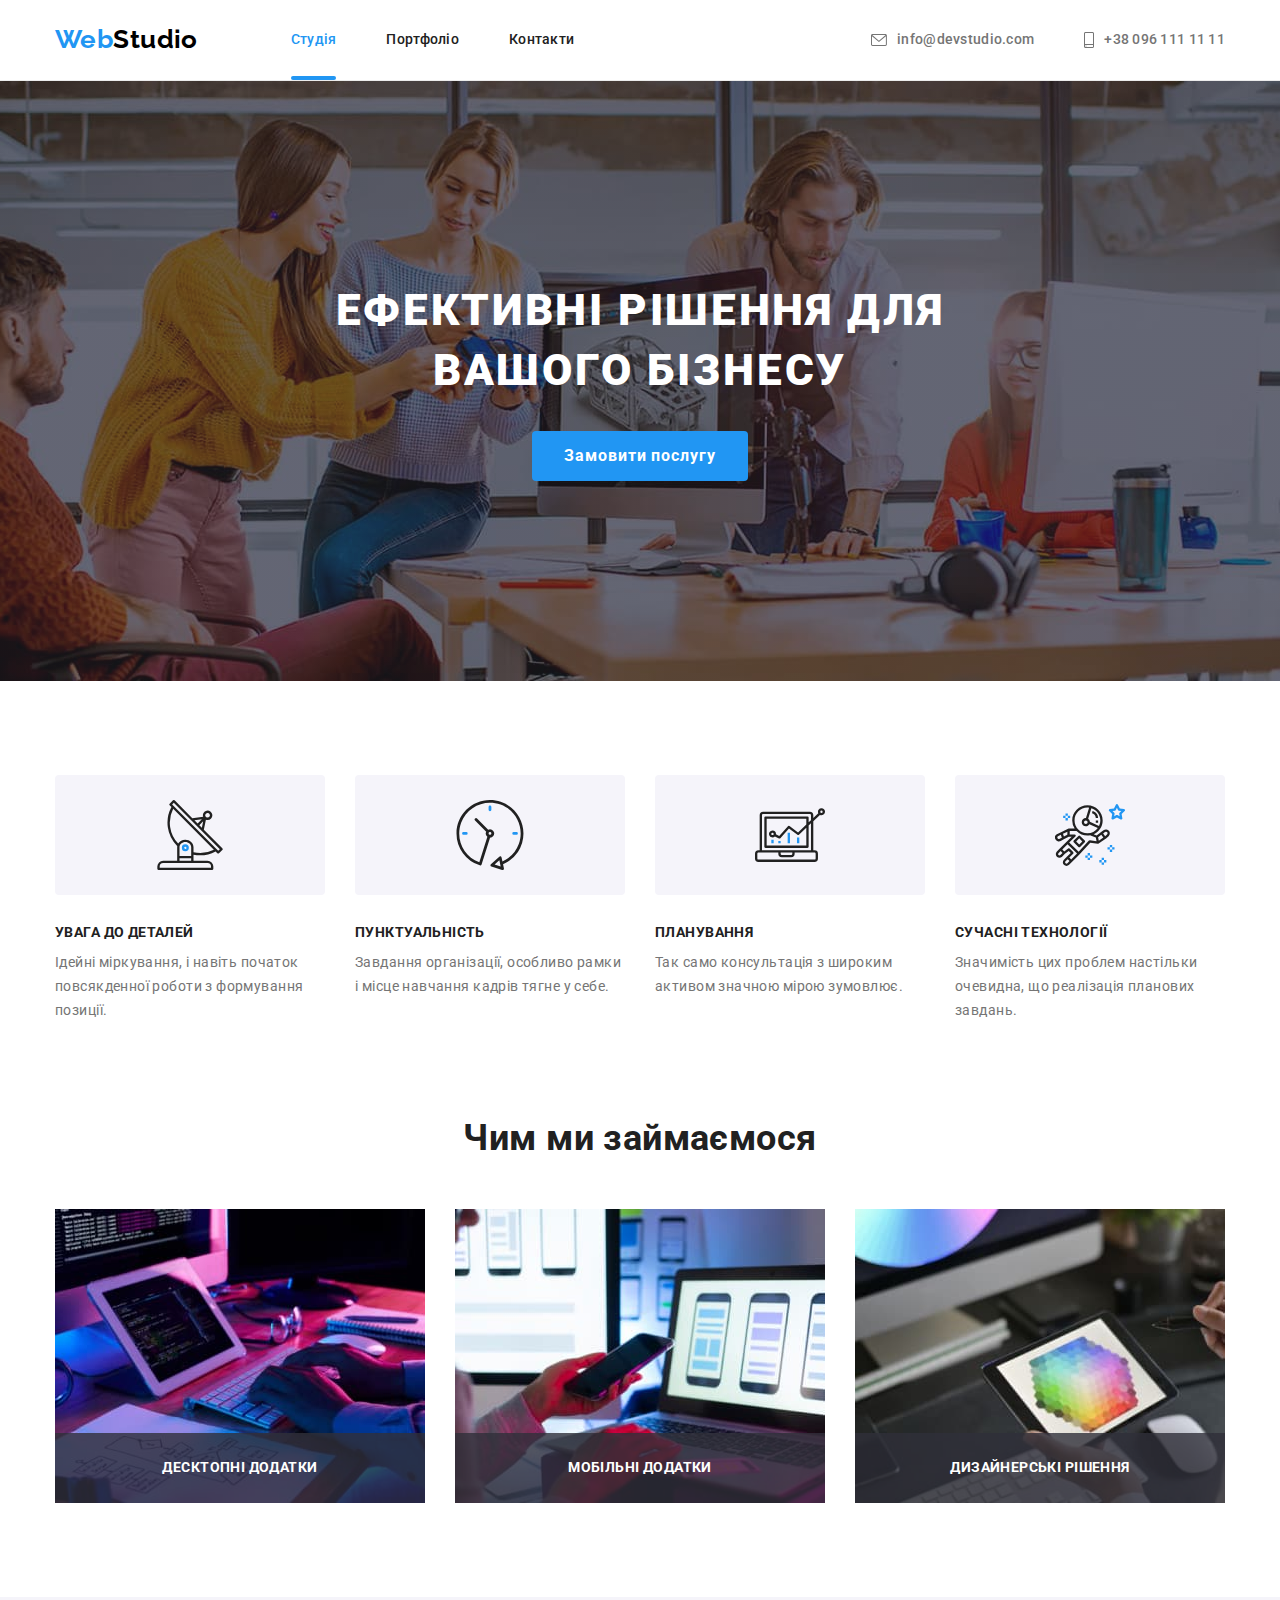
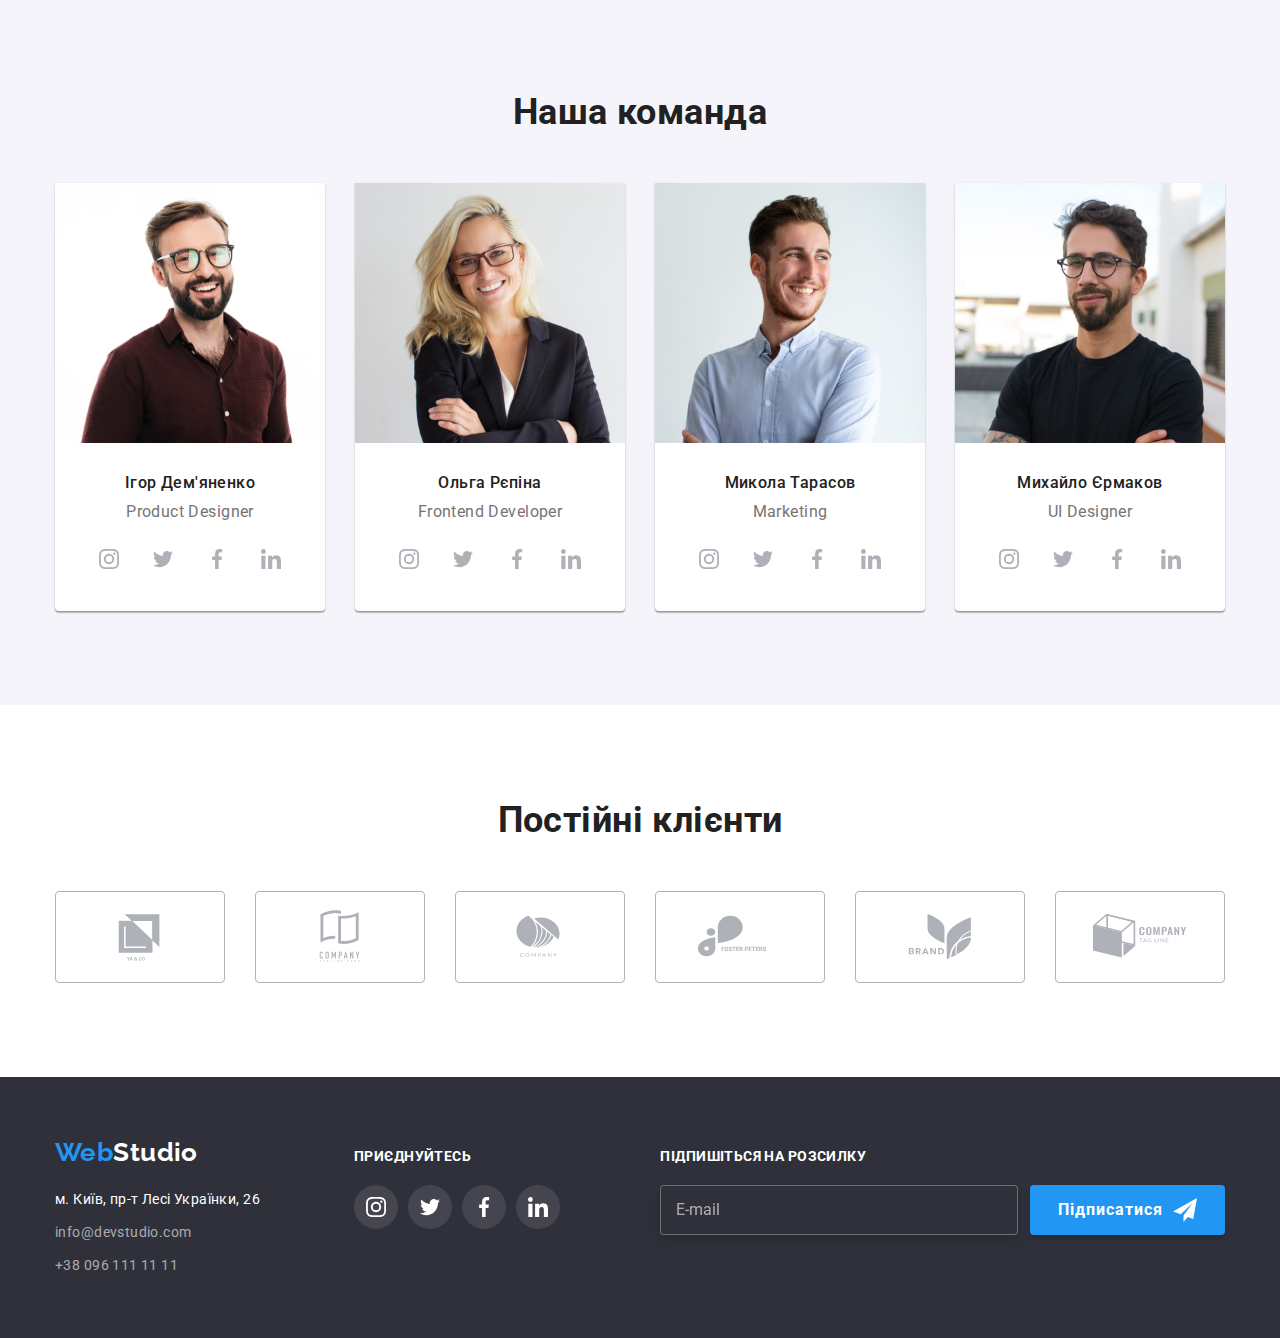
<file: index.html>
<!DOCTYPE html>
<html lang="uk">
  <head>
    <meta charset="UTF-8" />
    <meta http-equiv="X-UA-Compatible" content="IE=edge" />
    <meta name="viewport" content="width=device-width, initial-scale=1.0" />
    <title>goit-markup-hw-06</title>
    <link
      href="https://fonts.googleapis.com/css2?family=Raleway:wght@700&family=Roboto:wght@400;500;700;900&display=swap"
      rel="stylesheet"
    />
    <link
      rel="stylesheet"
      href="https://cdnjs.cloudflare.com/ajax/libs/modern-normalize/1.1.0/modern-normalize.min.css"
    />
    <link rel="stylesheet" href="./css/styles.css" />
  </head>
  <body>
    <!-- Шапка сайту -->
    <header class="header">
      <div class="container">
        <nav class="navigation">
          <a href="./index.html" class="logo link" lang="en"><span>Web</span>Studio</a>
          <ul class="site-nav list">
            <li class="item"><a href="./index.html" class="link current">Студія</a></li>
            <li class="item"><a href="./portfolio.html" class="link">Портфоліо</a></li>
            <li class="item"><a href="" class="link">Контакти</a></li>
          </ul>
        </nav>
        <ul class="header-contacts list">
          <li class="item">
            <a href="mailto:info@devstudio.com" class="link">
              <svg class="icon-envelope" width="16" height="12">
                <use href="./images/icons.svg#icon-envelope"></use>
              </svg>
              info@devstudio.com</a
            >
          </li>
          <li class="item">
            <a href="tel:+380961111111" class="link">
              <svg class="icon-smartphone" width="10" height="16">
                <use href="./images/icons.svg#icon-smartphone"></use>
              </svg>
              +38 096 111 11 11</a
            >
          </li>
        </ul>
      </div>
    </header>
    <!-- Основний контент -->
    <main>
      <!-- Блок герой -->
      <section class="hero overlay">
        <div class="container">
          <h1 class="hero-title">Ефективні рішення для вашого бізнесу</h1>
          <button type="button" class="hero-btn" data-modal-open>Замовити послугу</button>
          <div class="backdrop is-hidden" data-modal>
            <div class="modal">
              <button type="button" class="btn" data-modal-close>
                <svg class="icon-close" width="11" height="11">
                  <use href="./images/icons.svg#icon-close"></use>
                </svg>
              </button>
              <div class="form-title">
                <strong class="text">Залиште свої дані, ми вам передзвонимо</strong>
              </div>
              <form class="modal-form">
                <label class="form-field">
                  <span class="label">Ім'я</span>
                  <svg class="icon" width="18" height="18">
                    <use href="./images/icons.svg#icon-person-black"></use>
                  </svg>
                  <input class="input" type="text" name="name" />
                </label>
                <label class="form-field">
                  <span class="label">Телефон</span>
                  <svg class="icon" width="18" height="18">
                    <use href="./images/icons.svg#icon-phone-black"></use>
                  </svg>
                  <input class="input" type="tel" name="tel" />
                </label>
                <label class="form-field">
                  <span class="label">Пошта</span>
                  <svg class="icon" width="18" height="18">
                    <use href="./images/icons.svg#icon-email-black"></use>
                  </svg>
                  <input class="input" type="email" name="email" />
                </label>
                <label class="form-field">
                  <span class="label">Коментар</span>
                  <textarea class="textarea" name="comment" placeholder="Введіть текст"></textarea>
                </label>
                <label class="checkbox-label">
                  <input class="checkbox" type="checkbox" name="checkbox" value="accept" />
                  <span class="custom-checkbox">
                    <svg class="icon-check" width="16" height="15">
                      <use href="./images/icons.svg#icon-check"></use>
                    </svg>
                  </span>
                  <span class="text">Погоджуюся з розсилкою та приймаю </span>
                  <a href="" class="link"> Умови договору</a>
                </label>
                <button class="send-btn" type="submit">Відправити</button>
              </form>
            </div>
          </div>
        </div>
      </section>
      <!-- Особливості -->
      <section class="section feature">
        <div class="container feature">
          <h2 class="visually-hidden">Наші сильні сторони</h2>
          <ul class="feature-list list">
            <li class="item">
              <div class="card-pic">
                <svg class="icon-antenna" width="70" height="70">
                  <use href="./images/icons.svg#icon-antenna"></use>
                </svg>
              </div>
              <h3 class="title">Увага до деталей</h3>
              <p>Ідейні міркування, і навіть початок повсякденної роботи з формування позиції.</p>
            </li>
            <li class="item">
              <div class="card-pic">
                <svg class="icon-clock" width="70" height="70">
                  <use href="./images/icons.svg#icon-clock"></use>
                </svg>
              </div>
              <h3 class="title">Пунктуальність</h3>
              <p>Завдання організації, особливо рамки і місце навчання кадрів тягне у себе.</p>
            </li>
            <li class="item">
              <div class="card-pic">
                <svg class="icon-diagram" width="70" height="70">
                  <use href="./images/icons.svg#icon-diagram"></use>
                </svg>
              </div>
              <h3 class="title">Планування</h3>
              <p>Так само консультація з широким активом значною мірою зумовлює.</p>
            </li>
            <li class="item">
              <div class="card-pic">
                <svg class="icon-astronaut" width="70" height="70">
                  <use href="./images/icons.svg#icon-astronaut"></use>
                </svg>
              </div>
              <h3 class="title">Сучасні технології</h3>
              <p>Значимість цих проблем настільки очевидна, що реалізація планових завдань.</p>
            </li>
          </ul>
        </div>
      </section>
      <!-- Чим ми займаємось -->
      <section class="section about">
        <div class="container">
          <h2 class="section-title">Чим ми займаємося</h2>
          <ul class="list">
            <li class="item">
              <img
                src="./images/box1.jpg"
                alt="Робоче місце веб-розробника"
                width="370"
                height="294"
                class="img"
              />
              <div class="img-description">
                <p class="text">Десктопні додатки</p>
              </div>
            </li>
            <li class="item">
              <img
                src="./images/box2.jpg"
                alt="Макети розмітки сайту для мобільних телефонів на екрані ноутбука"
                width="370"
                height="294"
                class="img"
              />
              <div class="img-description">
                <p class="text">Мобільні додатки</p>
              </div>
            </li>
            <li class="item">
              <img
                src="./images/box3.jpg"
                alt="Палітра кольорів на екрані планшету"
                width="370"
                height="294"
                class="img"
              />
              <div class="img-description">
                <p class="text">Дизайнерські рішення</p>
              </div>
            </li>
          </ul>
        </div>
      </section>
      <!-- Наша команда -->
      <section class="section team">
        <div class="container">
          <h2 class="section-title">Наша команда</h2>
          <ul class="cards list">
            <li class="item">
              <img
                src="./images/card1.jpg"
                alt="Фото чоловіка"
                width="270"
                height="260"
                class="avatar"
              />
              <div class="box">
                <h3 class="title">Ігор Дем'яненко</h3>
                <p class="text" lang="en">Product Designer</p>
                <ul class="social-list list">
                  <li class="item">
                    <a
                      href="https://www.instagram.com/"
                      class="link"
                      target="_blank"
                      rel="noopener noreferrer nofollow"
                    >
                      <svg width="20" height="20">
                        <use href="./images/icons.svg#icon-instagram"></use>
                      </svg>
                    </a>
                  </li>
                  <li class="item">
                    <a
                      href="https://twitter.com/"
                      class="link"
                      target="_blank"
                      rel="noopener noreferrer nofollow"
                    >
                      <svg width="20" height="20">
                        <use href="./images/icons.svg#icon-twitter"></use>
                      </svg>
                    </a>
                  </li>
                  <li class="item">
                    <a
                      href="https://www.facebook.com/"
                      class="link"
                      target="_blank"
                      rel="noopener noreferrer nofollow"
                    >
                      <svg width="20" height="20">
                        <use href="./images/icons.svg#icon-facebook"></use>
                      </svg>
                    </a>
                  </li>
                  <li class="item">
                    <a
                      href="https://www.linkedin.com/"
                      class="link"
                      target="_blank"
                      rel="noopener noreferrer nofollow"
                    >
                      <svg width="20" height="20">
                        <use href="./images/icons.svg#icon-linkedin"></use>
                      </svg>
                    </a>
                  </li>
                </ul>
              </div>
            </li>
            <li class="item">
              <img
                src="./images/card2.jpg"
                alt="Фото жінки"
                width="270"
                height="260"
                class="avatar"
              />
              <div class="box">
                <h3 class="title">Ольга Рєпіна</h3>
                <p class="text" lang="en">Frontend Developer</p>
                <ul class="social-list list">
                  <li class="item">
                    <a
                      href="https://www.instagram.com/"
                      class="link"
                      target="_blank"
                      rel="noopener noreferrer nofollow"
                    >
                      <svg width="20" height="20">
                        <use href="./images/icons.svg#icon-instagram"></use>
                      </svg>
                    </a>
                  </li>
                  <li class="item">
                    <a
                      href="https://twitter.com/"
                      class="link"
                      target="_blank"
                      rel="noopener noreferrer nofollow"
                    >
                      <svg width="20" height="20">
                        <use href="./images/icons.svg#icon-twitter"></use>
                      </svg>
                    </a>
                  </li>
                  <li class="item">
                    <a
                      href="https://www.facebook.com/"
                      class="link"
                      target="_blank"
                      rel="noopener noreferrer nofollow"
                    >
                      <svg width="20" height="20">
                        <use href="./images/icons.svg#icon-facebook"></use>
                      </svg>
                    </a>
                  </li>
                  <li class="item">
                    <a
                      href="https://www.linkedin.com/"
                      class="link"
                      target="_blank"
                      rel="noopener noreferrer nofollow"
                    >
                      <svg width="20" height="20">
                        <use href="./images/icons.svg#icon-linkedin"></use>
                      </svg>
                    </a>
                  </li>
                </ul>
              </div>
            </li>
            <li class="item">
              <img
                src="./images/card3.jpg"
                alt="Фото чоловіка"
                width="270"
                height="260"
                class="avatar"
              />
              <div class="box">
                <h3 class="title">Микола Тарасов</h3>
                <p class="text" lang="en">Marketing</p>
                <ul class="social-list list">
                  <li class="item">
                    <a
                      href="https://www.instagram.com/"
                      class="link"
                      target="_blank"
                      rel="noopener noreferrer nofollow"
                    >
                      <svg width="20" height="20">
                        <use href="./images/icons.svg#icon-instagram"></use>
                      </svg>
                    </a>
                  </li>
                  <li class="item">
                    <a
                      href="https://twitter.com/"
                      class="link"
                      target="_blank"
                      rel="noopener noreferrer nofollow"
                    >
                      <svg width="20" height="20">
                        <use href="./images/icons.svg#icon-twitter"></use>
                      </svg>
                    </a>
                  </li>
                  <li class="item">
                    <a
                      href="https://www.facebook.com/"
                      class="link"
                      target="_blank"
                      rel="noopener noreferrer nofollow"
                    >
                      <svg width="20" height="20">
                        <use href="./images/icons.svg#icon-facebook"></use>
                      </svg>
                    </a>
                  </li>
                  <li class="item">
                    <a
                      href="https://www.linkedin.com/"
                      class="link"
                      target="_blank"
                      rel="noopener noreferrer nofollow"
                    >
                      <svg width="20" height="20">
                        <use href="./images/icons.svg#icon-linkedin"></use>
                      </svg>
                    </a>
                  </li>
                </ul>
              </div>
            </li>
            <li class="item">
              <img
                src="./images/card4.jpg"
                alt="Фото чоловіка"
                width="270"
                height="260"
                class="avatar"
              />
              <div class="box">
                <h3 class="title">Михайло Єрмаков</h3>
                <p class="text" lang="en">UI Designer</p>
                <ul class="social-list list">
                  <li class="item">
                    <a
                      href="https://www.instagram.com/"
                      class="link"
                      target="_blank"
                      rel="noopener noreferrer nofollow"
                    >
                      <svg width="20" height="20">
                        <use href="./images/icons.svg#icon-instagram"></use>
                      </svg>
                    </a>
                  </li>
                  <li class="item">
                    <a
                      href="https://twitter.com/"
                      class="link"
                      target="_blank"
                      rel="noopener noreferrer nofollow"
                    >
                      <svg width="20" height="20">
                        <use href="./images/icons.svg#icon-twitter"></use>
                      </svg>
                    </a>
                  </li>
                  <li class="item">
                    <a
                      href="https://www.facebook.com/"
                      class="link"
                      target="_blank"
                      rel="noopener noreferrer nofollow"
                    >
                      <svg width="20" height="20">
                        <use href="./images/icons.svg#icon-facebook"></use>
                      </svg>
                    </a>
                  </li>
                  <li class="item">
                    <a
                      href="https://www.linkedin.com/"
                      class="link"
                      target="_blank"
                      rel="noopener noreferrer nofollow"
                    >
                      <svg width="20" height="20">
                        <use href="./images/icons.svg#icon-linkedin"></use>
                      </svg>
                    </a>
                  </li>
                </ul>
              </div>
            </li>
          </ul>
        </div>
      </section>
      <!-- Постійні клієнти -->
      <section class="clients section">
        <div class="container">
          <h2 class="section-title">Постійні клієнти</h2>
          <ul class="clients-list list">
            <li>
              <a href="" class="link"
                ><svg width="106" height="60">
                  <use href="./images/icons.svg#icon-logo1"></use>
                </svg>
              </a>
            </li>
            <li>
              <a href="" class="link"
                ><svg width="106" height="60">
                  <use href="./images/icons.svg#icon-logo2"></use>
                </svg>
              </a>
            </li>
            <li>
              <a href="" class="link"
                ><svg width="106" height="60">
                  <use href="./images/icons.svg#icon-logo3"></use>
                </svg>
              </a>
            </li>
            <li>
              <a href="" class="link"
                ><svg width="106" height="60">
                  <use href="./images/icons.svg#icon-logo4"></use>
                </svg>
              </a>
            </li>
            <li>
              <a href="" class="link"
                ><svg width="106" height="60">
                  <use href="./images/icons.svg#icon-logo5"></use>
                </svg>
              </a>
            </li>
            <li>
              <a href="" class="link"
                ><svg width="106" height="60">
                  <use href="./images/icons.svg#icon-logo6"></use>
                </svg>
              </a>
            </li>
          </ul>
        </div>
      </section>
    </main>
    <!-- Підвал -->
    <footer class="footer">
      <div class="container">
        <div class="adress-block">
          <a href="./index.html" class="logo link" lang="en"><span>Web</span>Studio</a>
          <address class="address">
            <ul class="list">
              <li class="item">
                <a
                  href="https://goo.gl/maps/CPtrU1FHBa2aNyZL9"
                  target="_blank"
                  rel="noopener noreferrer nofollow"
                  class="link primary"
                  >м. Київ, пр-т Лесі Українки, 26</a
                >
              </li>
              <li class="item">
                <a href="mailto:info@devstudio.com" class="link">info@devstudio.com</a>
              </li>
              <li class="item"><a href="tel:+380961111111" class="link">+38 096 111 11 11</a></li>
            </ul>
          </address>
        </div>
        <div class="social-links">
          <p class="text">Приєднуйтесь</p>
          <ul class="social-list list">
            <li class="item">
              <a
                href="https://www.instagram.com/"
                class="secondary link"
                target="_blank"
                rel="noopener noreferrer nofollow"
              >
                <svg width="20" height="20">
                  <use href="./images/icons.svg#icon-instagram"></use>
                </svg>
              </a>
            </li>
            <li class="item">
              <a
                href="https://twitter.com/"
                class="secondary link"
                target="_blank"
                rel="noopener noreferrer nofollow"
              >
                <svg width="20" height="20">
                  <use href="./images/icons.svg#icon-twitter"></use>
                </svg>
              </a>
            </li>
            <li class="item">
              <a
                href="https://www.facebook.com/"
                class="secondary link"
                target="_blank"
                rel="noopener noreferrer nofollow"
              >
                <svg width="20" height="20">
                  <use href="./images/icons.svg#icon-facebook"></use>
                </svg>
              </a>
            </li>
            <li class="item">
              <a
                href="https://www.linkedin.com/"
                class="secondary link"
                target="_blank"
                rel="noopener noreferrer nofollow"
              >
                <svg width="20" height="20">
                  <use href="./images/icons.svg#icon-linkedin"></use>
                </svg>
              </a>
            </li>
          </ul>
        </div>
        <div class="subscription">
          <strong class="text">Підпишіться на розсилку</strong>
          <form class="footer-form">
            <input type="email" name="email" placeholder="E-mail" />
            <button type="submit" class="btn">
              Підписатися<svg class="icon-send" width="24" height="24">
                <use href="./images/icons.svg#icon-send"></use>
              </svg>
            </button>
          </form>
        </div>
      </div>
    </footer>

    <script src="./js/modal.js"></script>
  </body>
</html>
</file>
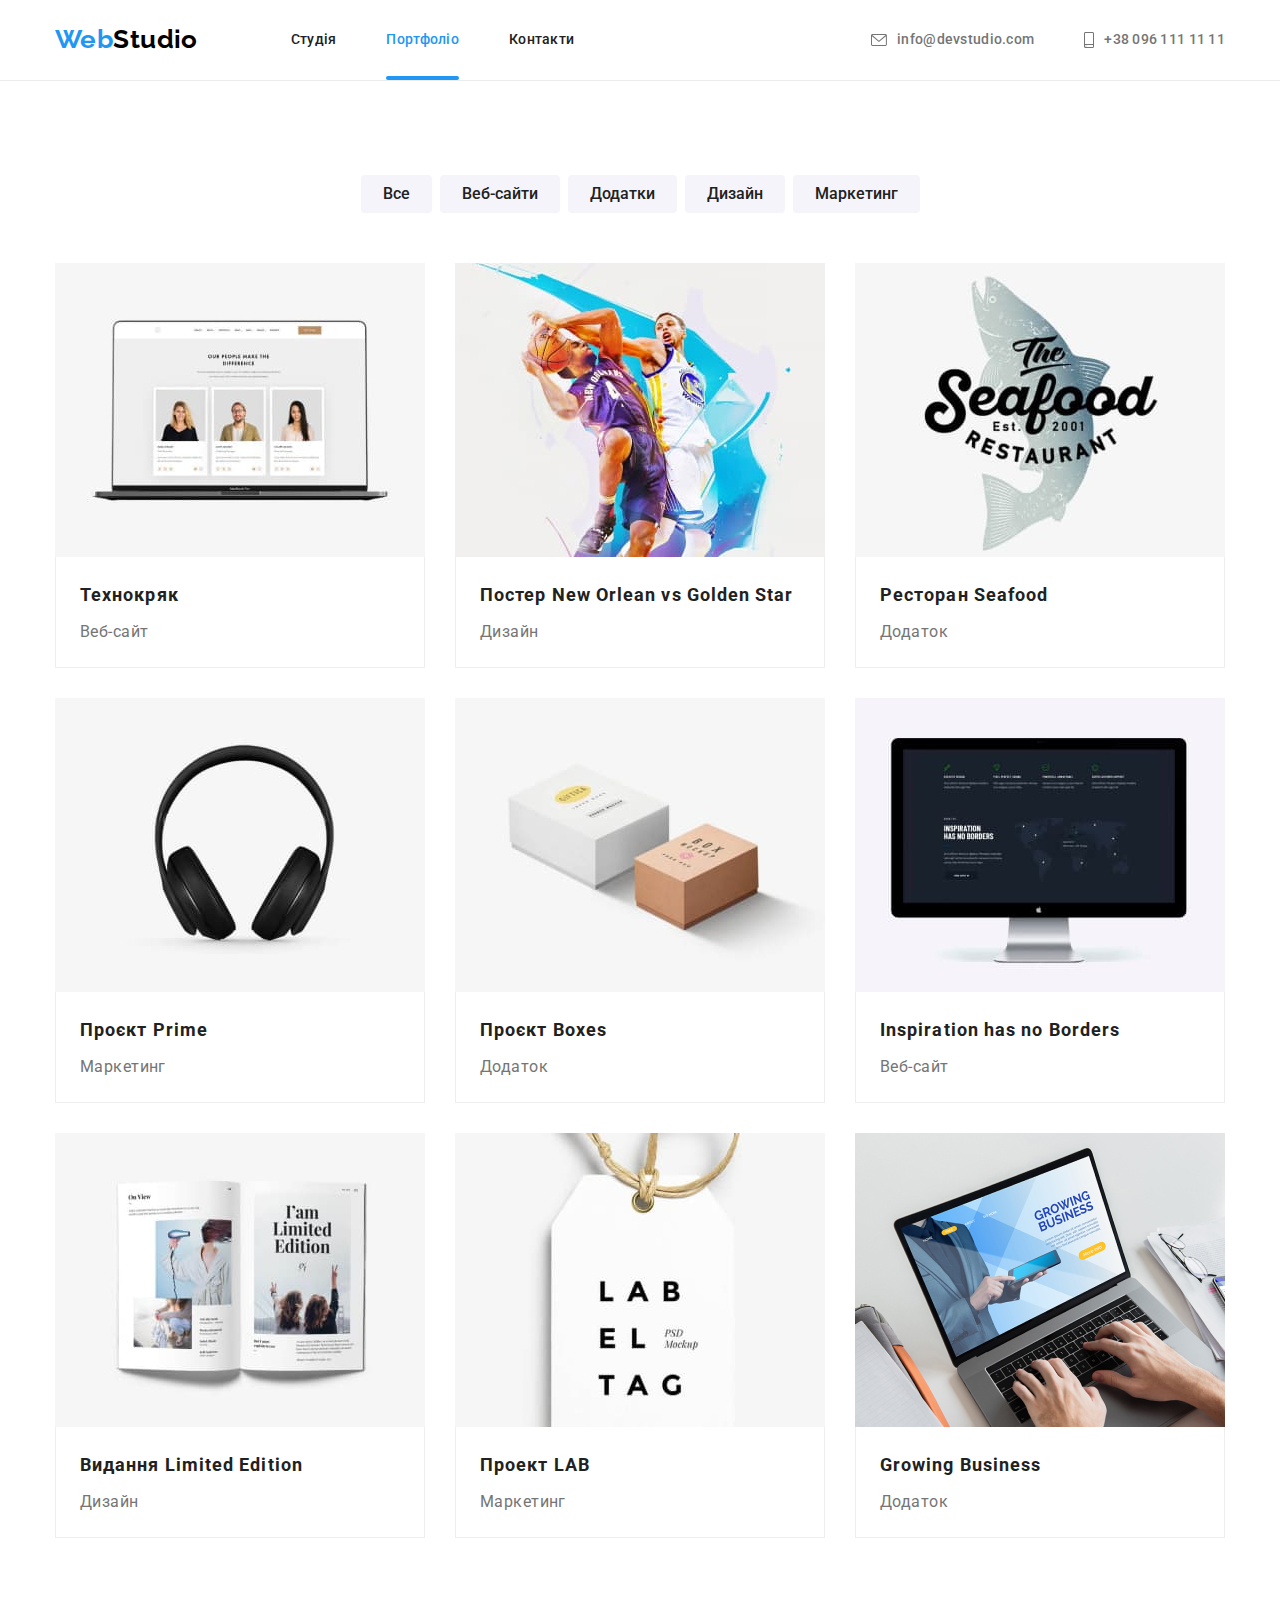
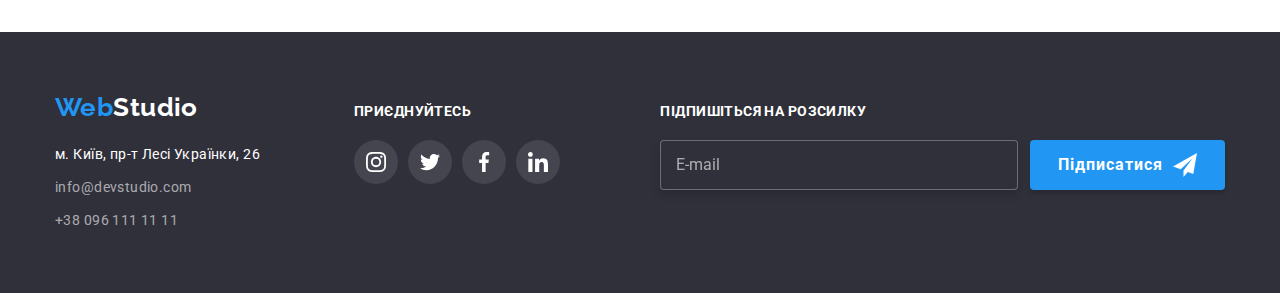
<file: portfolio.html>
<!DOCTYPE html>
<html lang="uk">
  <head>
    <meta charset="UTF-8" />
    <meta http-equiv="X-UA-Compatible" content="IE=edge" />
    <meta name="viewport" content="width=device-width, initial-scale=1.0" />
    <title>goit-markup-hw-06</title>
    <link
      href="https://fonts.googleapis.com/css2?family=Raleway:wght@700&family=Roboto:wght@400;500;700;900&display=swap"
      rel="stylesheet"
    />
    <link
      rel="stylesheet"
      href="https://cdnjs.cloudflare.com/ajax/libs/modern-normalize/1.1.0/modern-normalize.min.css"
    />
    <link rel="stylesheet" href="./css/styles.css" />
  </head>
  <body>
    <!-- Шапка сайту -->
    <header class="header">
      <div class="container">
        <nav class="navigation">
          <a href="./index.html" class="logo link" lang="en"><span>Web</span>Studio</a>
          <ul class="site-nav list">
            <li class="item"><a href="./index.html" class="link">Студія</a></li>
            <li class="item"><a href="./portfolio.html" class="link current">Портфоліо</a></li>
            <li class="item"><a href="" class="link">Контакти</a></li>
          </ul>
        </nav>
        <ul class="header-contacts list">
          <li class="item">
            <a href="mailto:info@devstudio.com" class="link">
              <svg class="icon-envelope" width="16" height="12">
                <use href="./images/icons.svg#icon-envelope"></use>
              </svg>
              info@devstudio.com</a
            >
          </li>
          <li class="item">
            <a href="tel:+380961111111" class="link">
              <svg class="icon-smartphone" width="10" height="16">
                <use href="./images/icons.svg#icon-smartphone"></use>
              </svg>
              +38 096 111 11 11</a
            >
          </li>
        </ul>
      </div>
    </header>
    <!-- Основний контент -->
    <main>
      <!-- Наші роботи -->
      <section class="section">
        <div class="container">
          <h1 class="visually-hidden">Наші роботи</h1>
          <!-- Фільтри -->
          <ul class="filters list">
            <li class="item"><button type="button" class="filter-btn">Все</button></li>
            <li class="item"><button type="button" class="filter-btn">Веб-сайти</button></li>
            <li class="item"><button type="button" class="filter-btn">Додатки</button></li>
            <li class="item"><button type="button" class="filter-btn">Дизайн</button></li>
            <li class="item"><button type="button" class="filter-btn">Маркетинг</button></li>
          </ul>
          <!-- Проекти -->
          <ul class="projects list">
            <li class="item">
              <a href="mailto:info@devstudio.com" class="link">
                <div class="project-thumb">
                  <img
                    src="./images/project1.jpg"
                    alt="Ноутбук з зображенням веб-сторінки"
                    width="370"
                    height="294"
                    class="pic"
                  />
                  <div class="project-overlay">
                    <p class="text">
                      Ресурс пропонує комплексні пропозиції з різним рівнем функціоналу та сервісів.
                      Все це дозволить відвідувачу отримати вичерпні відомості про компанію чи
                      приватну особу.
                    </p>
                  </div>
                </div>
                <div class="box">
                  <h2 class="title">Технокряк</h2>
                  <p class="text">Веб-сайт</p>
                </div>
              </a>
            </li>
            <li class="item">
              <a href="mailto:info@devstudio.com" class="link">
                <div class="project-thumb">
                  <img
                    src="./images/project2.jpg"
                    alt="Два баскетболіста, які змагаються за м'яч"
                    width="370"
                    height="294"
                    class="pic"
                  />
                  <div class="project-overlay">
                    <p class="text">
                      Ресурс пропонує комплексні пропозиції з різним рівнем функціоналу та сервісів.
                      Все це дозволить відвідувачу отримати вичерпні відомості про компанію чи
                      приватну особу.
                    </p>
                  </div>
                </div>
                <div class="box">
                  <h2 class="title">Постер <span lang="en">New Orlean vs Golden Star</span></h2>
                  <p class="text">Дизайн</p>
                </div>
              </a>
            </li>
            <li class="item">
              <a href="mailto:info@devstudio.com" class="link">
                <div class="project-thumb">
                  <img
                    src="./images/project3.jpg"
                    alt="Логотип з написом на фоні рибини"
                    width="370"
                    height="294"
                    class="pic"
                  />
                  <div class="project-overlay">
                    <p class="text">
                      Ресурс пропонує комплексні пропозиції з різним рівнем функціоналу та сервісів.
                      Все це дозволить відвідувачу отримати вичерпні відомості про компанію чи
                      приватну особу.
                    </p>
                  </div>
                </div>
                <div class="box">
                  <h2 class="title">Ресторан <span lang="en">Seafood</span></h2>
                  <p class="text">Додаток</p>
                </div>
              </a>
            </li>
            <li class="item">
              <a href="mailto:info@devstudio.com" class="link">
                <div class="project-thumb">
                  <img
                    src="./images/project4.jpg"
                    alt="Навушники"
                    width="370"
                    height="294"
                    class="pic"
                  />
                  <div class="project-overlay">
                    <p class="text">
                      Ресурс пропонує комплексні пропозиції з різним рівнем функціоналу та сервісів.
                      Все це дозволить відвідувачу отримати вичерпні відомості про компанію чи
                      приватну особу.
                    </p>
                  </div>
                </div>
                <div class="box">
                  <h2 class="title">Проєкт <span lang="en">Prime</span></h2>
                  <p class="text">Маркетинг</p>
                </div>
              </a>
            </li>
            <li class="item">
              <a href="mailto:info@devstudio.com" class="link">
                <div class="project-thumb">
                  <img
                    src="./images/project5.jpg"
                    alt="Дві картонні коробки"
                    width="370"
                    height="294"
                    class="pic"
                  />
                  <div class="project-overlay">
                    <p class="text">
                      Ресурс пропонує комплексні пропозиції з різним рівнем функціоналу та сервісів.
                      Все це дозволить відвідувачу отримати вичерпні відомості про компанію чи
                      приватну особу.
                    </p>
                  </div>
                </div>
                <div class="box">
                  <h2 class="title">Проєкт <span lang="en">Boxes</span></h2>
                  <p class="text">Додаток</p>
                </div>
              </a>
            </li>
            <li class="item">
              <a href="mailto:info@devstudio.com" class="link">
                <div class="project-thumb">
                  <img
                    src="./images/project6.jpg"
                    alt="Веб-сайт на моніторі комп'ютера"
                    width="370"
                    height="294"
                    class="pic"
                  />
                  <div class="project-overlay">
                    <p class="text">
                      Ресурс пропонує комплексні пропозиції з різним рівнем функціоналу та сервісів.
                      Все це дозволить відвідувачу отримати вичерпні відомості про компанію чи
                      приватну особу.
                    </p>
                  </div>
                </div>
                <div class="box">
                  <h2 class="title" lang="en">Inspiration has no Borders</h2>
                  <p class="text">Веб-сайт</p>
                </div>
              </a>
            </li>
            <li class="item">
              <a href="mailto:info@devstudio.com" class="link">
                <div class="project-thumb">
                  <img
                    src="./images/project7.jpg"
                    alt="Відкрита книга"
                    width="370"
                    height="294"
                    class="pic"
                  />
                  <div class="project-overlay">
                    <p class="text">
                      Ресурс пропонує комплексні пропозиції з різним рівнем функціоналу та сервісів.
                      Все це дозволить відвідувачу отримати вичерпні відомості про компанію чи
                      приватну особу.
                    </p>
                  </div>
                </div>
                <div class="box">
                  <h2 class="title">Видання <span lang="en">Limited Edition</span></h2>
                  <p class="text">Дизайн</p>
                </div>
              </a>
            </li>
            <li class="item">
              <a href="mailto:info@devstudio.com" class="link">
                <div class="project-thumb">
                  <img
                    src="./images/project8.jpg"
                    alt="Бірка з логотипом"
                    width="370"
                    height="294"
                    class="pic"
                  />
                  <div class="project-overlay">
                    <p class="text">
                      Ресурс пропонує комплексні пропозиції з різним рівнем функціоналу та сервісів.
                      Все це дозволить відвідувачу отримати вичерпні відомості про компанію чи
                      приватну особу.
                    </p>
                  </div>
                </div>
                <div class="box">
                  <h2 class="title">Проект <span lang="en">LAB</span></h2>
                  <p class="text">Маркетинг</p>
                </div>
              </a>
            </li>
            <li class="item">
              <a href="mailto:info@devstudio.com" class="link">
                <div class="project-thumb">
                  <img
                    src="./images/project9.jpg"
                    alt="Ноутбук з зображенням веб-сторінки"
                    width="370"
                    height="294 "
                    class="pic"
                  />
                  <div class="project-overlay">
                    <p class="text">
                      Ресурс пропонує комплексні пропозиції з різним рівнем функціоналу та сервісів.
                      Все це дозволить відвідувачу отримати вичерпні відомості про компанію чи
                      приватну особу.
                    </p>
                  </div>
                </div>
                <div class="box">
                  <h2 class="title" lang="en">Growing Business</h2>
                  <p class="text">Додаток</p>
                </div>
              </a>
            </li>
          </ul>
        </div>
      </section>
    </main>
    <!-- Підвал -->
    <footer class="footer">
      <div class="container">
        <div class="adress-block">
          <a href="./index.html" class="logo link" lang="en"><span>Web</span>Studio</a>
          <address class="address">
            <ul class="list">
              <li class="item">
                <a
                  href="https://goo.gl/maps/CPtrU1FHBa2aNyZL9"
                  target="_blank"
                  rel="noopener noreferrer nofollow"
                  class="link primary"
                  >м. Київ, пр-т Лесі Українки, 26</a
                >
              </li>
              <li class="item">
                <a href="mailto:info@devstudio.com" class="link">info@devstudio.com</a>
              </li>
              <li class="item"><a href="tel:+380961111111" class="link">+38 096 111 11 11</a></li>
            </ul>
          </address>
        </div>
        <div class="social-links">
          <p class="text">Приєднуйтесь</p>
          <ul class="social-list list">
            <li class="item">
              <a
                href="https://www.instagram.com/"
                class="secondary link"
                target="_blank"
                rel="noopener noreferrer nofollow"
              >
                <svg width="20" height="20">
                  <use href="./images/icons.svg#icon-instagram"></use>
                </svg>
              </a>
            </li>
            <li class="item">
              <a
                href="https://twitter.com/"
                class="secondary link"
                target="_blank"
                rel="noopener noreferrer nofollow"
              >
                <svg width="20" height="20">
                  <use href="./images/icons.svg#icon-twitter"></use>
                </svg>
              </a>
            </li>
            <li class="item">
              <a
                href="https://www.facebook.com/"
                class="secondary link"
                target="_blank"
                rel="noopener noreferrer nofollow"
              >
                <svg width="20" height="20">
                  <use href="./images/icons.svg#icon-facebook"></use>
                </svg>
              </a>
            </li>
            <li class="item">
              <a
                href="https://www.linkedin.com/"
                class="secondary link"
                target="_blank"
                rel="noopener noreferrer nofollow"
              >
                <svg width="20" height="20">
                  <use href="./images/icons.svg#icon-linkedin"></use>
                </svg>
              </a>
            </li>
          </ul>
        </div>
        <div class="subscription">
          <strong class="text">Підпишіться на розсилку</strong>
          <form class="footer-form">
            <input type="email" name="email" placeholder="E-mail" />
            <button type="submit" class="btn">
              Підписатися<svg class="icon-send" width="24" height="24">
                <use href="./images/icons.svg#icon-send"></use>
              </svg>
            </button>
          </form>
        </div>
      </div>
    </footer>
  </body>
</html>
</file>
<file: css/styles.css>
/* Палітра кольорів сайту
    
Колір основного тексту: #757575;
Колір заголовків: #212121;

Основний колір фону: #ffffff;
Чорний колір: #000000;


Додатковий колір фону: #2F303A;
Додатквоий колір фону: #F5F4FA;
Акцент: #2196F3;

Hover кнопки: #188CE8;
Тел. та пошта у футері: rgba(255, 255, 255, 0.6);
Колір фону кнопок: #F5F4FA;

hero-bg-reserve-color: #C4C4C4;
overlay-gradient-color: rgba(47, 48, 58, 0.4);
primary-icon-color: #afb1b8;
secondary-icon-bg-color:  rgba(255, 255, 255, 0.1);

*/

:root {
  --primary-text-color: #757575;
  --title-text-color: #212121;

  --primary-white-color: #ffffff;
  --black-color: #000000;

  --secondary-bg-color: #2f303a;
  --tertiary-bg-color: #f5f4fa;
  --acent-color: #2196f3;
  --button-bg-color: #f5f4fa;

  --contacts-link-color: rgba(255, 255, 255, 0.6);
  --hero-btn-hover: #188ce8;

  --hero-bg-reserve-color: #c4c4c4;
  --overlay-gradient-color: rgba(47, 48, 58, 0.4);
  --backdrop-bg-color: rgba(0, 0, 0, 0.2);

  --primary-icon-color: #afb1b8;
  --secondary-icon-bg-color: rgba(255, 255, 255, 0.1);

  --timing-function: cubic-bezier(0.4, 0, 0.2, 1);
}

/* Загальні стилі сайту */

body {
  background-color: var(--primary-white-color);
  color: var(--primary-text-color);
  font-family: Roboto, sans-serif;
  font-size: 14px;
  line-height: 1.71;
  letter-spacing: 0.03em;
}

button {
  font-family: inherit;
  border-radius: 4px;
}

h1,
h2,
h3,
h4,
h5,
h6,
p,
ul {
  margin: 0;
  padding: 0;
}

.container {
  padding: 0 15px;
  width: 1200px;
  margin: 0 auto;
}

.list {
  list-style: none;
  padding-left: 0;
}

.img {
  display: block;
}

.input {
  margin: 0;
  padding: 0;
}

/* Шапка сайту */
/* Логотип */

.header {
  border-bottom: 1px solid #ececec;
}

.header .container {
  display: flex;
  align-items: center;
}

.logo {
  color: var(--black-color);

  font-family: Raleway, sans-serif;
  font-weight: 700;
  font-size: 26px;
  line-height: 1.2;
  text-decoration: none;
}

.header .logo {
  margin-right: 93px;
  padding-top: 24px;
  padding-bottom: 24px;
}

.footer .logo {
  display: inline-block;
  margin-bottom: 20px;

  color: var(--primary-white-color);
}

.logo > span {
  color: var(--acent-color);
}

/* Навігація */

.navigation {
  display: flex;
  align-items: center;
}

.site-nav {
  display: flex;
}

.site-nav .item + .item {
  margin-left: 50px;
}

.site-nav .link {
  display: block;
  padding-top: 32px;
  padding-bottom: 32px;

  color: var(--title-text-color);
  font-weight: 500;
  font-size: 14px;
  line-height: 1.14;
  letter-spacing: 0.02em;
  text-decoration: none;

  transition: color 250ms var(--timing-function);
}

.site-nav .link:hover,
.site-nav .link:focus {
  color: var(--acent-color);
}

.site-nav .link.current {
  color: var(--acent-color);
  position: relative;
}

.site-nav .link.current::after {
  content: '';
  display: block;

  position: absolute;
  bottom: 0;
  left: 0;

  width: 100%;
  height: 4px;
  border-radius: 2px;

  background-color: var(--acent-color);
}

/* Контакти в шапці */

.header-contacts {
  display: flex;
  margin-left: auto;
}

.header-contacts .item + .item {
  margin-left: 50px;
}

.header-contacts .link {
  display: flex;
  align-items: center;

  padding-top: 32px;
  padding-bottom: 32px;

  color: var(--primary-text-color);
  font-weight: 500;
  font-size: 14px;
  line-height: 1.14;
  letter-spacing: 0.02em;
  text-decoration: none;

  transition: color 250ms var(--timing-function);
}

.icon-envelope,
.icon-smartphone {
  margin: 0;
  padding: 0;
  margin-right: 10px;
  fill: currentColor;
}

.header-contacts .link:hover,
.header-contacts .link:focus {
  color: var(--acent-color);
}

/* Підвал */

.footer {
  background-color: var(--secondary-bg-color);
}

.footer {
  padding-top: 60px;
  padding-bottom: 60px;
}

.footer .adress-block {
  margin-right: 94px;
}

.address .link {
  display: inline-block;

  color: var(--contacts-link-color);
  font-style: normal;
  font-size: 14px;
  line-height: 1.71;
  text-decoration: none;

  transition: color 250ms var(--timing-function);
}

.address .item:not(:last-child) {
  margin-bottom: 9px;
}

.address .link.primary {
  color: var(--primary-white-color);
}

.address .link:hover,
.address .link:focus {
  color: var(--acent-color);
}

.footer .container {
  display: flex;
  align-items: baseline;
}

.social-links .text {
  margin-bottom: 20px;

  font-weight: 700;
  line-height: 1.14;
  text-transform: uppercase;
  color: var(--primary-white-color);
}

.social-list {
  display: flex;
  align-items: center;
}

.social-list .item {
  width: 44px;
  height: 44px;
}

.social-list .link {
  display: flex;
  align-items: center;
  justify-content: center;
  width: 100%;
  height: 100%;
  border-radius: 50%;
}

.social-list .item:not(:last-child) {
  margin-right: 10px;
}

.social-list .secondary.link {
  background-color: var(--secondary-icon-bg-color);
  fill: var(--primary-white-color);

  transition: background-color 250ms var(--timing-function);
}

.social-list .secondary.link:hover,
.social-list .secondary.link:focus {
  background-color: var(--acent-color);
  fill: var(--primary-white-color);
}

.subscription {
  margin-left: auto;
}

.subscription .text {
  display: block;
  margin-bottom: 20px;

  font-weight: 700;
  line-height: 1.14;
  text-transform: uppercase;

  color: var(--primary-white-color);
}

.footer-form {
  display: flex;
}

.footer-form input {
  display: inline-block;
  margin-right: 12px;
  padding: 15px;
  width: 358px;

  border: 1px solid rgba(255, 255, 255, 0.3);
  filter: drop-shadow(0px 4px 4px rgba(0, 0, 0, 0.15));
  border-radius: 4px;
  background-color: var(--secondary-bg-color);
  color: var(--primary-white-color);
}

.footer-form input::placeholder {
  font-size: 16px;
  line-height: 1.25;

  color: rgba(255, 255, 255, 0.6);
}

.footer-form .btn {
  position: relative;
  display: block;
  font-weight: 700;
  font-size: 16px;
  line-height: 1.88;
  text-align: center;
  letter-spacing: 0.06em;

  padding-top: 10px;
  padding-bottom: 10px;
  padding-left: 28px;
  padding-right: 62px;

  color: var(--primary-white-color);
  background: var(--acent-color);
  box-shadow: 0px 4px 4px rgba(0, 0, 0, 0.15);
  border: none;
  border-radius: 4px;
}

.icon-send {
  position: absolute;
  top: 13px;
  right: 28px;
  fill: var(--primary-white-color);
}

/* Головний контент */
/* Блок герой */

.hero {
  padding: 200px 0;

  background-color: var(--hero-bg-reserve-color);
  text-align: center;
}

.overlay {
  max-width: 1600px;
  min-height: 600px;
  margin-left: auto;
  margin-right: auto;

  background-image: linear-gradient(
      to right,
      var(--overlay-gradient-color),
      var(--overlay-gradient-color)
    ),
    url(../images/hero-bg.jpg);

  background-repeat: no-repeat;
  background-position: center;
  background-size: cover;
}

.hero-title {
  width: 694px;
  margin-left: auto;
  margin-right: auto;
  margin-bottom: 30px;

  color: var(--primary-white-color);
  font-weight: 900;
  font-size: 44px;
  line-height: 1.36;
  text-transform: uppercase;
  letter-spacing: 0.06em;
}

.hero-btn {
  padding: 10px 32px;
  border: none;

  background-color: var(--acent-color);
  color: var(--primary-white-color);
  font-weight: 700;
  font-size: 16px;
  line-height: 1.88;
  letter-spacing: 0.06em;

  transition: background-color 250ms var(--timing-function);
}

.hero-btn:hover,
.hero-btn:focus {
  background-color: var(--hero-btn-hover);
}

.backdrop {
  position: fixed;
  z-index: 1;
  top: 0;
  left: 0;
  width: 100%;
  height: 100%;

  background-color: var(--backdrop-bg-color);
  box-shadow: 0px 4px 4px rgba(0, 0, 0, 0.25);

  opacity: 1;
  transition: opacity 250ms var(--timing-function);
}

.backdrop.is-hidden {
  opacity: 0;
  pointer-events: none;
}

.modal {
  position: absolute;

  top: 50%;
  left: 50%;
  min-width: 528px;
  min-height: 581px;
  padding: 40px;

  box-shadow: 0px 1px 3px rgba(0, 0, 0, 0.12), 0px 1px 1px rgba(0, 0, 0, 0.14),
    0px 2px 1px rgba(0, 0, 0, 0.2);
  border-radius: 4px;
  background-color: var(--primary-white-color);

  transform: translate(-50%, -50%);
}

.modal .btn {
  position: absolute;
  display: flex;
  align-items: center;
  justify-content: center;
  top: 8px;
  right: 8px;
  width: 30px;
  height: 30px;

  border-radius: 50%;
  border: 1px solid rgba(0, 0, 0, 0.1);

  background-color: var(--primary-white-color);
}

.icon-close {
  fill: var(--black-color);
  transition: fill 250ms var(--timing-function);
}

.modal .btn:hover .icon-close,
.modal .btn:focus .icon-close {
  fill: var(--acent-color);
}

.form-title {
  margin-bottom: 12px;
}

.form-title .text {
  font-weight: 700;
  font-size: 20px;
  line-height: 1.15px;

  color: var(--title-text-color);
}

.modal .label {
  display: block;
  margin-bottom: 4px;
  text-align: start;
  font-size: 12px;
  line-height: 1.17;
  letter-spacing: 0.01em;

  color: var(--primary-text-color);
}

.modal .input {
  display: block;
  width: 100%;
  min-height: 40px;
  margin-bottom: 10px;
  border: 1px solid rgba(33, 33, 33, 0.2);
  border-radius: 4px;
  padding-left: 42px;

  transition: outline 250ms var(--timing-function);
}

.modal textarea {
  display: block;
  width: 100%;
  height: 120px;
  margin-bottom: 20px;
  border: 1px solid rgba(33, 33, 33, 0.2);
  border-radius: 4px;
  padding: 12px 16px;
  resize: none;

  transition: outline 250ms var(--timing-function);
}

.modal textarea::placeholder {
  font-size: 12px;
  line-height: 1.17;
  letter-spacing: 0.01em;

  color: rgba(117, 117, 117, 0.5);
}

.form-field {
  position: relative;
}

.form-field .input:focus,
.form-field textarea:focus {
  outline: 1px solid var(--acent-color);
}

.form-field .icon {
  position: absolute;
  top: 29px;
  right: 418px;
  transition: fill 250ms var(--timing-function);
}

.form-field:focus-within > .icon {
  fill: var(--acent-color);
}

.checkbox-label {
  display: block;
  display: flex;
  align-items: center;
  justify-content: center;
  position: relative;
  margin-bottom: 30px;
}

.checkbox {
  appearance: none;
}

.checkbox-label .text {
  line-height: 1.71;
  color: var(--primary-text-color);
  margin-right: 8px;
}

.checkbox-label .link {
  line-height: 1.71;
  text-decoration-line: underline;

  color: var(--acent-color);
}

.custom-checkbox {
  display: inline-block;
  display: flex;
  align-items: center;
  margin-right: 8px;

  border: 2px solid var(--black-color);
  border-radius: 2px;
  height: 15px;
  width: 16px;
  fill: none;
}

.checkbox:checked + .custom-checkbox {
  border: none;
  fill: var(--acent-color);
}

.send-btn {
  min-height: 50px;
  padding: 10px 52px;
  font-weight: 700;
  font-size: 16px;
  line-height: 1.88px;
  letter-spacing: 0.06em;

  color: var(--primary-white-color);
  background: var(--acent-color);
  box-shadow: 0px 4px 4px rgba(0, 0, 0, 0.15);
  border-radius: 4px;
  border: none;
  transition: background-color 250ms var(--timing-function);
}

.send-btn:hover,
.send-btn:focus {
  background-color: var(--hero-btn-hover);
}

/* Секція */

.section {
  padding-top: 94px;
  padding-bottom: 94px;
}

.section-title {
  margin-bottom: 50px;

  color: var(--title-text-color);
  font-weight: 700;
  font-size: 36px;
  line-height: 1.17;
  text-align: center;
}

/* Особливості */

.visually-hidden {
  position: absolute;
  white-space: nowrap;
  width: 1px;
  height: 1px;
  overflow: hidden;
  border: 0;
  padding: 0;
  clip: rect(0 0 0 0);
  clip-path: inset(50%);
  margin: -1px;
}

.feature-list .item {
  flex-basis: calc((100% - 90px) / 4);
}

.feature-list {
  display: flex;
  justify-content: space-between;
}

.feature-list .title {
  margin-bottom: 10px;

  color: var(--title-text-color);
  font-weight: 700;
  font-size: 14px;
  line-height: 1.14;
  text-transform: uppercase;
}

.card-pic {
  display: flex;
  align-items: center;
  justify-content: center;
  width: 270px;
  height: 120px;
  margin-bottom: 30px;
  background-color: var(--button-bg-color);
  border-radius: 4px;
}

/* Чим ми займаємось */

.section.about {
  padding-top: 0px;
}

.section.about .list {
  display: flex;
  justify-content: space-between;
}

.about .item {
  position: relative;
}

.img-description {
  display: flex;
  align-items: center;
  justify-content: center;
  position: absolute;
  bottom: 0;
  left: 0;
  width: 100%;
  height: 70px;

  background: rgba(47, 48, 58, 0.8);
}

.img-description .text {
  font-weight: 700;
  line-height: 1.14;
  text-align: center;
  text-transform: uppercase;
  color: var(--primary-white-color);
}

/* Наша команда */

.section.team {
  background-color: var(--tertiary-bg-color);
  text-align: center;
}

.cards {
  display: flex;
  justify-content: space-between;
}

.cards > .item {
  display: block;
  border-bottom-left-radius: 4px;
  border-bottom-right-radius: 4px;
  box-shadow: 0px 1px 3px rgba(0, 0, 0, 0.12), 0px 1px 1px rgba(0, 0, 0, 0.14),
    0px 2px 1px rgba(0, 0, 0, 0.2);

  background-color: var(--primary-white-color);
}

.cards .avatar {
  display: block;
}

.cards .box {
  padding: 30px 32px;
}

.cards .title {
  margin-bottom: 10px;

  color: var(--title-text-color);
  font-weight: 500;
  font-size: 16px;
  line-height: 1.19;
}

.cards .text {
  font-size: 16px;
  line-height: 1.19;
  margin-bottom: 16px;
}

.social-list .link {
  fill: var(--primary-icon-color);
}

.team .social-list .link {
  fill: var(--primary-icon-color);
  transition: background-color 250ms var(--timing-function), fill 250ms var(--timing-function);
}

.social-list .link:hover,
.social-list .link:focus {
  background-color: var(--acent-color);
  fill: var(--primary-white-color);
}

/* Постійні клієнти */

.clients-list {
  display: flex;
  align-items: center;
  justify-content: space-between;
}

.clients-list .link {
  display: flex;
  align-items: center;
  justify-content: center;

  width: 170px;
  height: 92px;
  border: 1px solid var(--primary-icon-color);
  border-radius: 4px;

  fill: var(--primary-icon-color);
  transition: border 250ms var(--timing-function), fill 250ms var(--timing-function);
}

.clients-list .link:hover,
.clients-list .link:focus {
  fill: var(--acent-color);
  border-color: var(--acent-color);
}

/* Стилі сторінки "Портфоліо" */
/* Фільрти */
/* Кнопки фільтру */

.filters {
  display: flex;
  justify-content: center;
  margin-bottom: 50px;
}

.filters .item:not(:last-child) {
  margin-right: 8px;
}

.filter-btn {
  padding: 6px 22px;
  border: none;

  background-color: var(--button-bg-color);
  color: var(--title-text-color);
  font-weight: 500;
  font-size: 16px;
  line-height: 1.62;

  transition: background-color 250ms var(--timing-function), fill 250ms var(--timing-function),
    box-shadow 250ms var(--timing-function);
}

.filter-btn:hover,
.filter-btn:focus {
  background-color: var(--acent-color);
  color: var(--primary-white-color);
  box-shadow: 0px 3px 1px rgba(0, 0, 0, 0.1), 0px 1px 2px rgba(0, 0, 0, 0.08),
    0px 2px 2px rgba(0, 0, 0, 0.12);
}

/* Проекти */

.projects {
  display: flex;
  flex-wrap: wrap;
  gap: 30px;
}

.projects .item {
  flex-basis: calc((100% - 60px) / 3);
}

.projects .pic {
  display: block;
}

.projects .box {
  border: 1px solid #eeeeee;
  border-top: 0px;
  padding: 20px 24px;
}

.projects .title {
  margin-bottom: 4px;

  color: var(--title-text-color);
  font-weight: 700;
  font-size: 18px;
  line-height: 2;
  letter-spacing: 0.06em;
}

.projects .link {
  text-decoration: none;
  display: block;
  transition: box-shadow 250ms var(--timing-function);
}

.projects .link:hover,
.projects .link:focus {
  box-shadow: 0px 1px 1px rgba(0, 0, 0, 0.12), 0px 4px 4px rgba(0, 0, 0, 0.06),
    1px 4px 6px rgba(0, 0, 0, 0.16);
}

.projects .text {
  font-size: 16px;
  line-height: 1.88;
  color: var(--primary-text-color);
}

.project-thumb {
  position: relative;
  overflow: hidden;
}

.project-overlay .text {
  font-size: 18px;
  line-height: 1.56;

  color: var(--primary-white-color);
}

.project-overlay {
  position: absolute;
  top: 0;
  left: 0;
  width: 100%;
  height: 100%;
  padding: 63px 24px;
  opacity: 0;

  transform: translateY(100%);
  transition: transform 250ms var(--timing-function), opacity 250ms var(--timing-function);
  background-color: rgba(33, 150, 243, 0.9);
}

.projects .link:hover .project-overlay,
.projects .link:focus .project-overlay {
  transform: translateY(0);
  opacity: 1;
}
</file>
